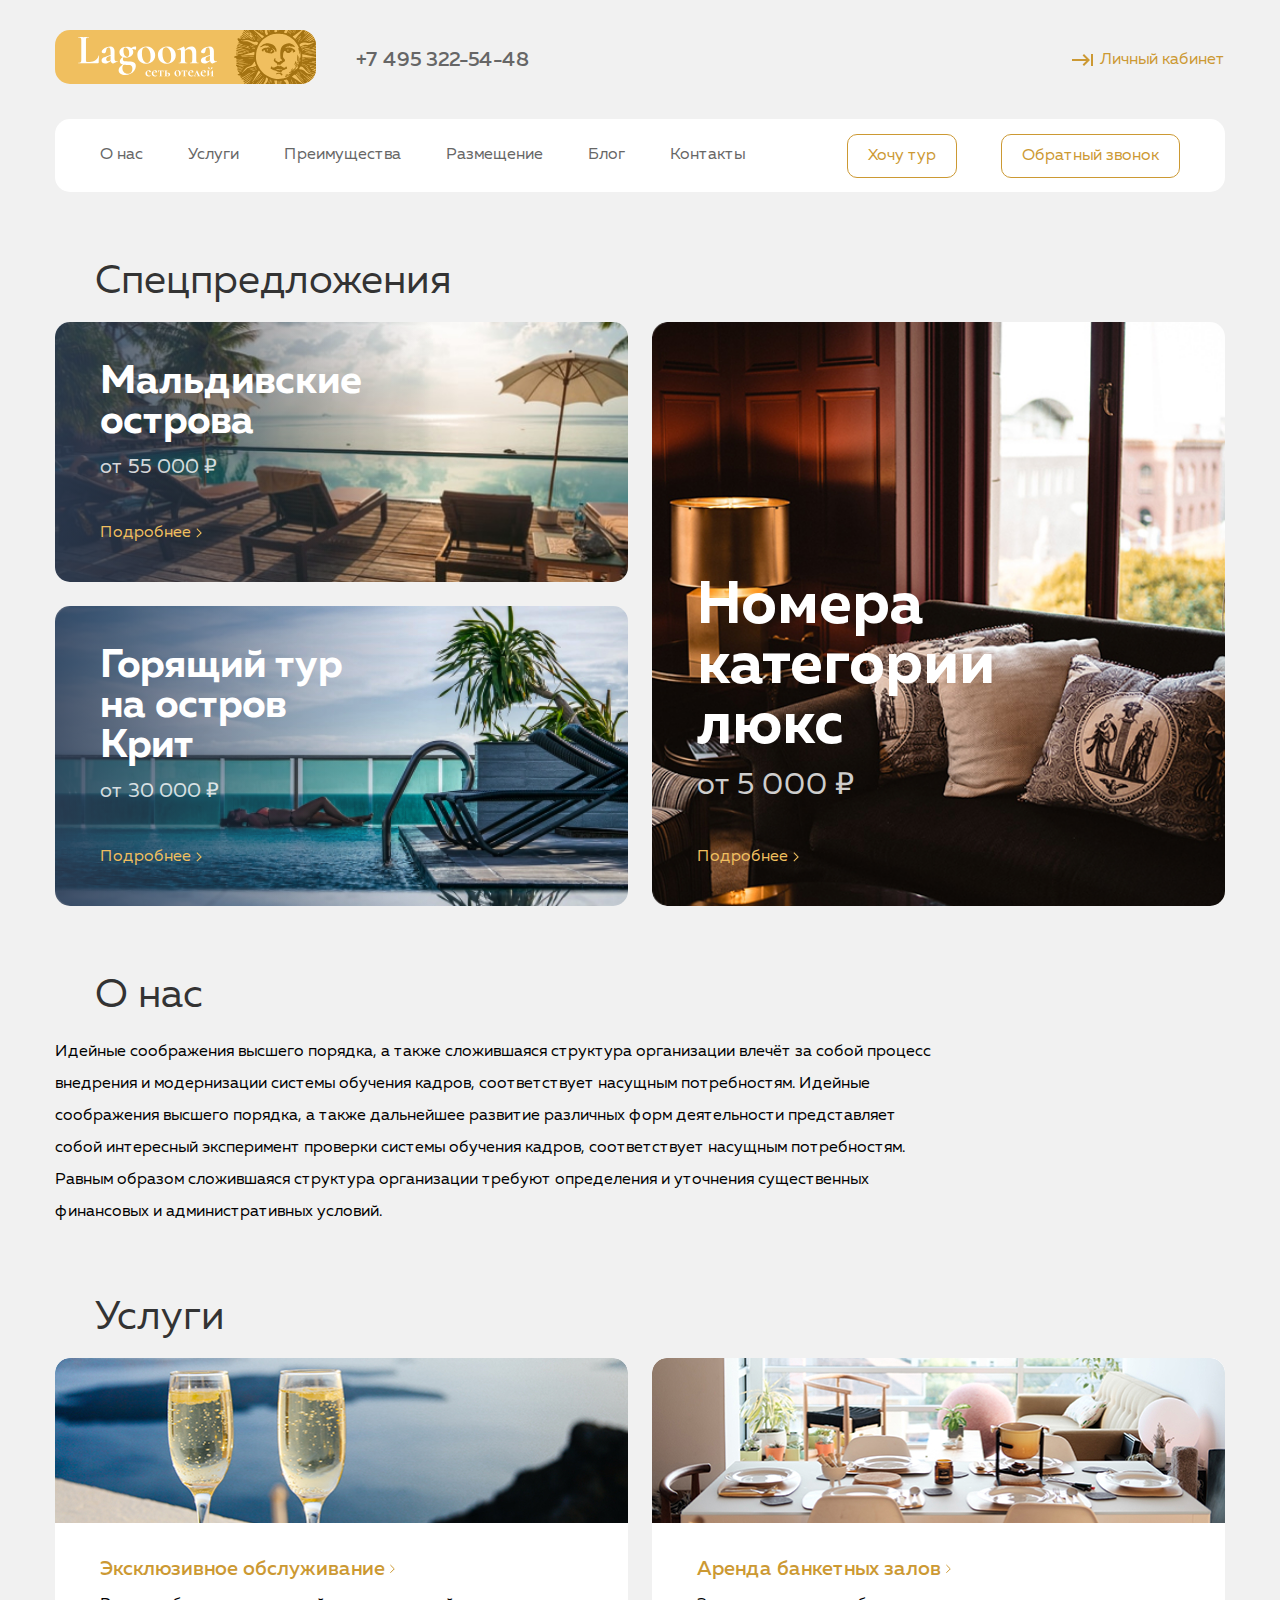
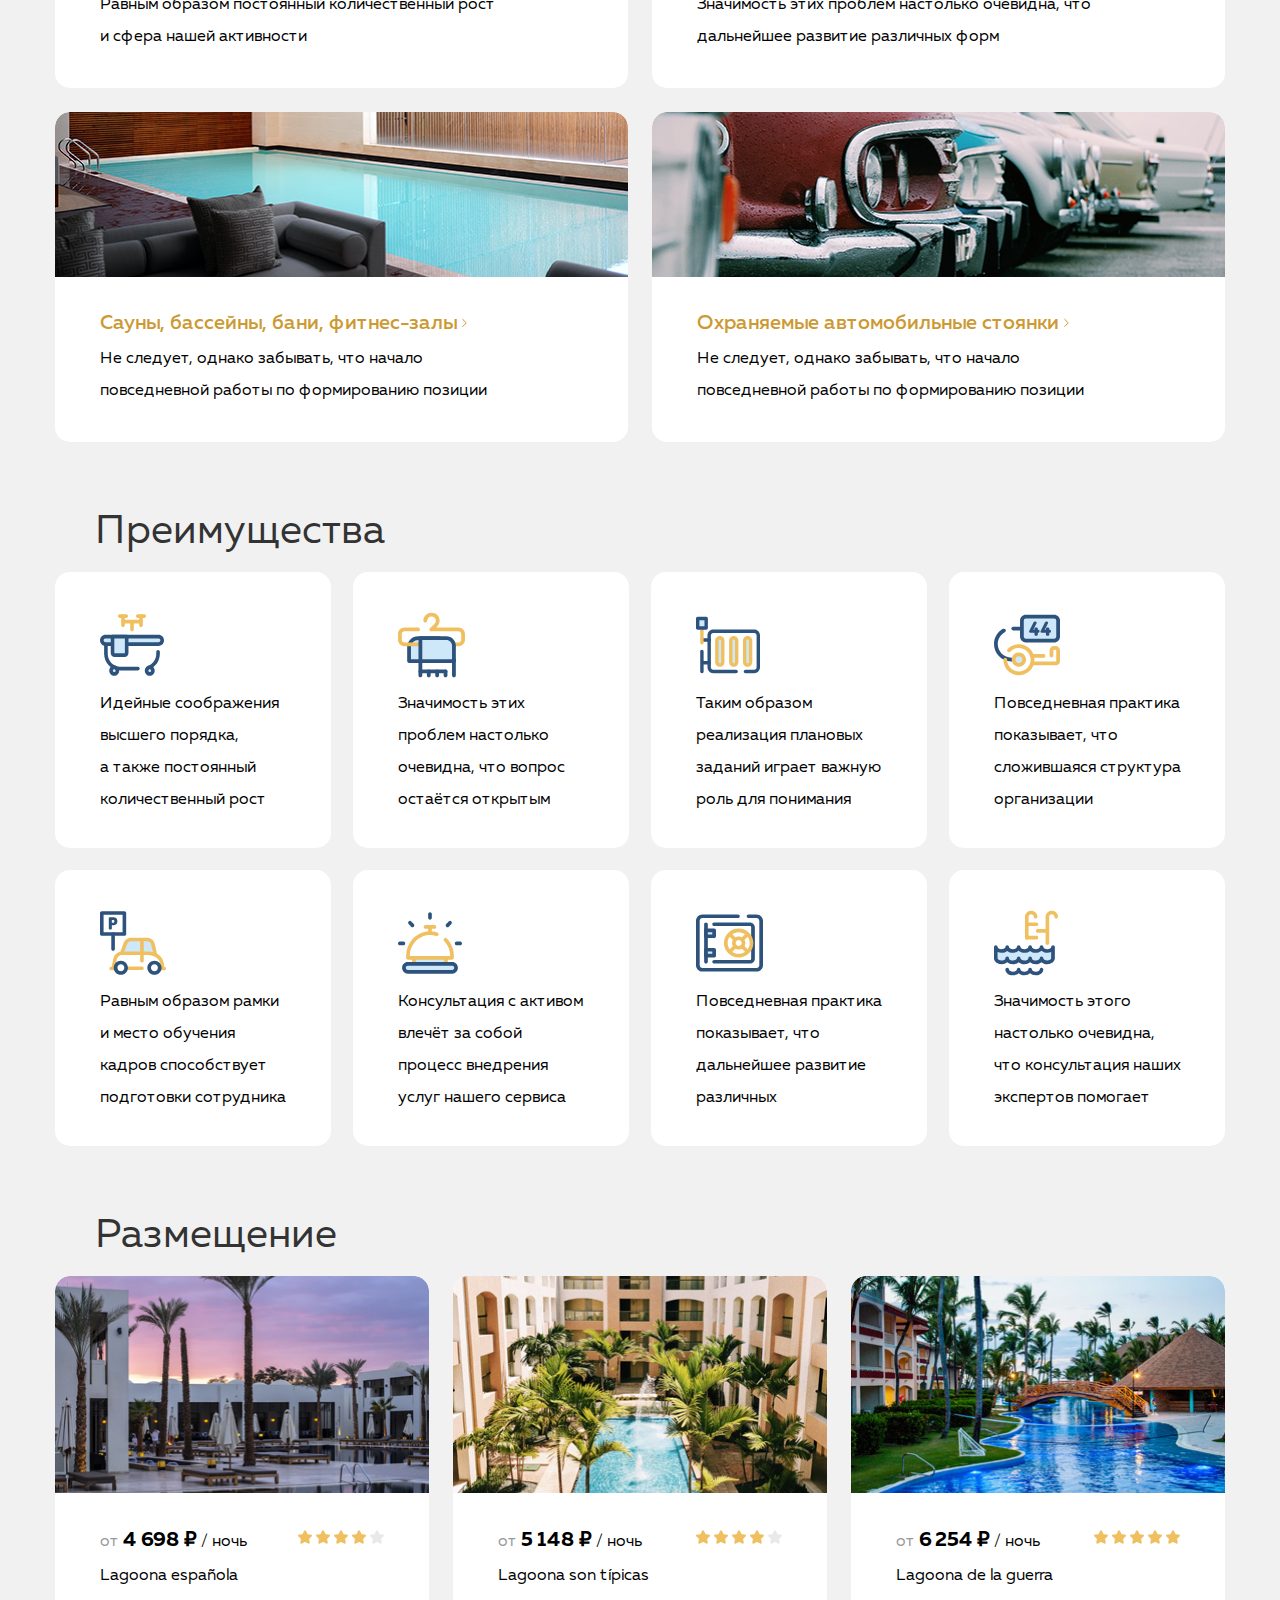
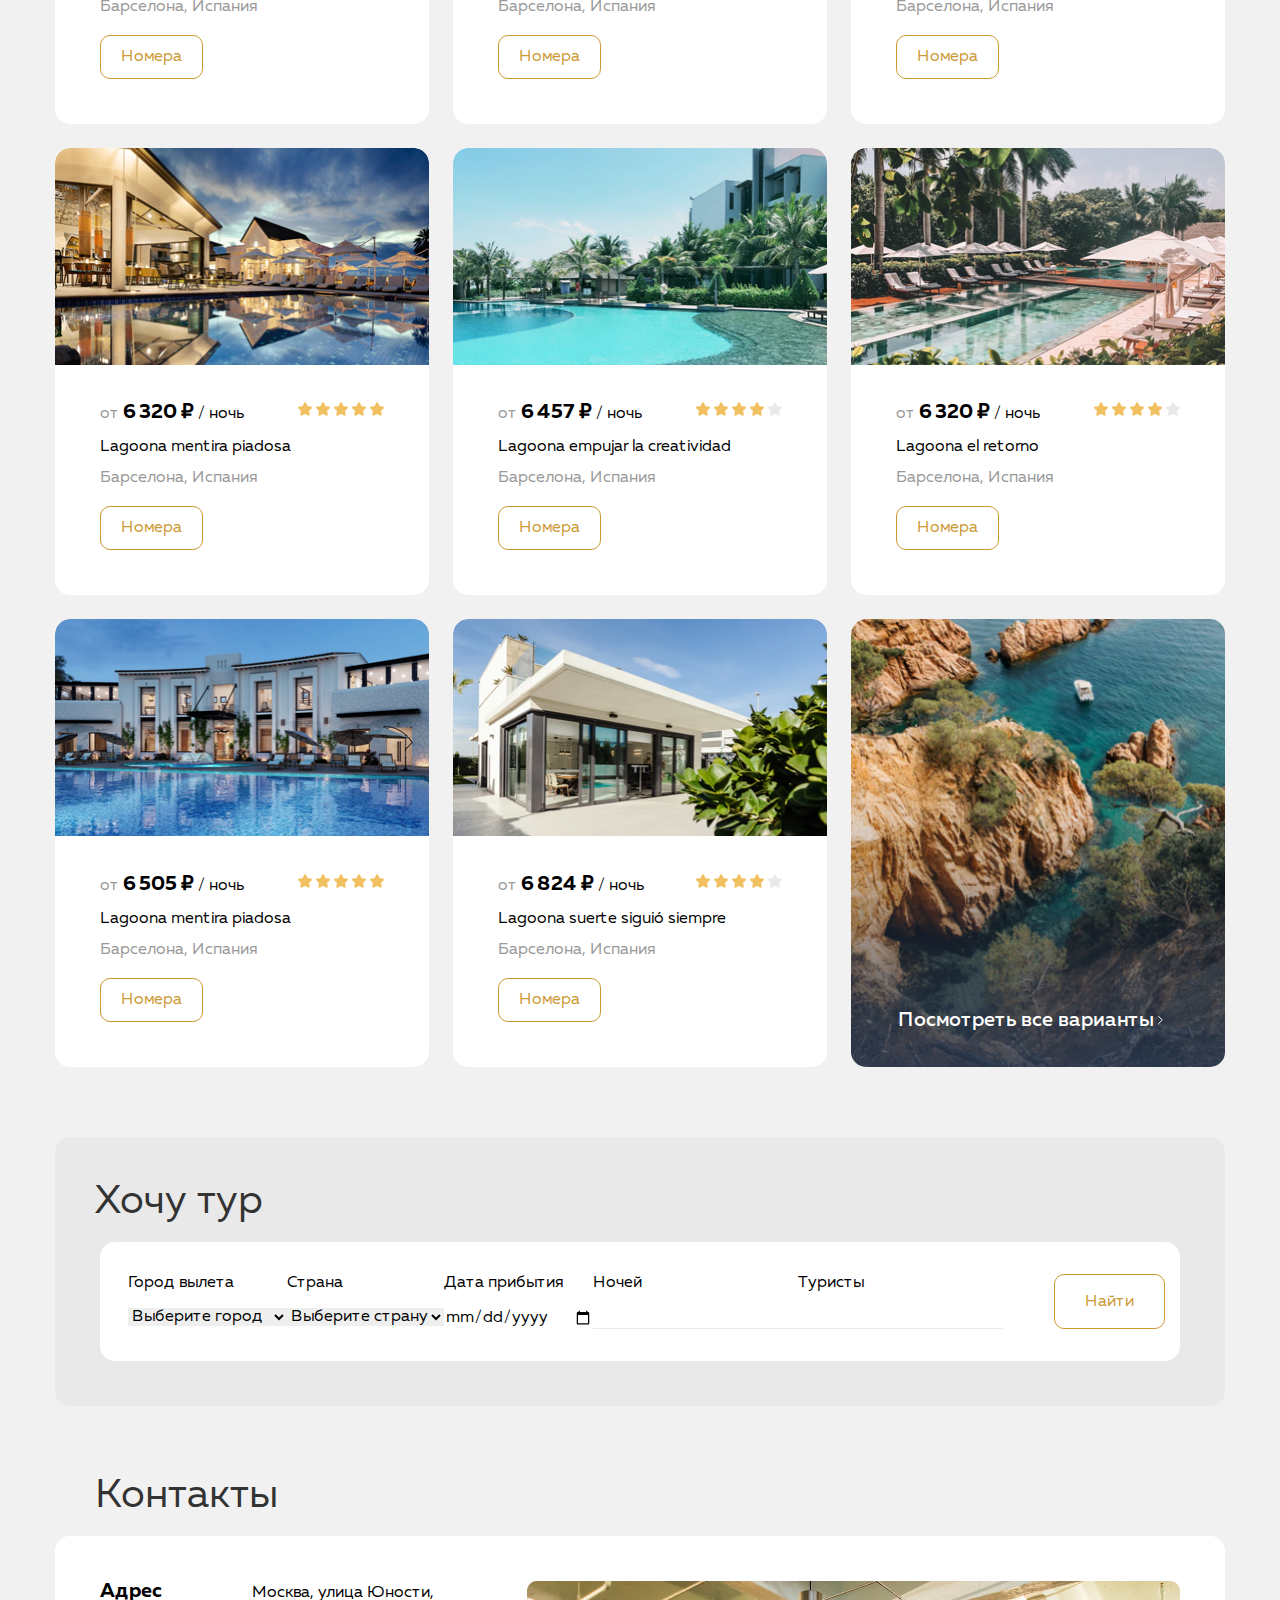
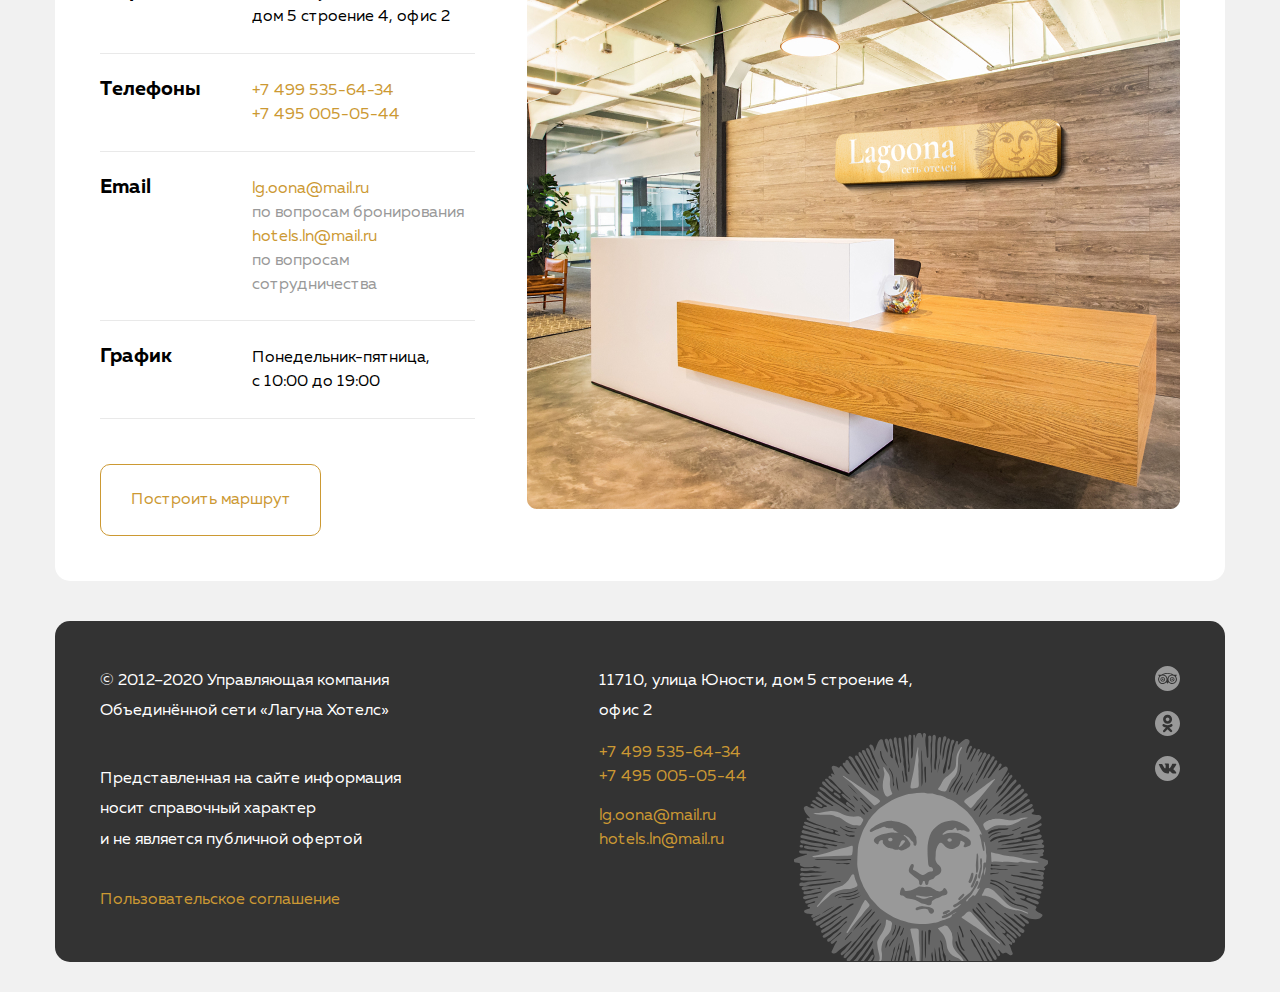
<file: lagoona/index.html>
<!DOCTYPE html>
<html lang="ru">
<head>
    <meta charset="UTF-8">
    <meta name="viewport" content="width=device-width, initial-scale=1.0">
    <title>Отели</title>
    <link rel="stylesheet" href="css/normalize.css">
    <link rel="stylesheet" href="css/style.css">
    <link rel="shortcut icon" href="img/favicon.png" type="image/png">
</head>
<body>
    <header class="header">
        <div class="container">
            <div class="header-top">
                <div class="header-top-left">
                    <a href="#" class="header-logo">
                        <img src="img/logo.svg" alt="Lagoona" class="header-logo-img">
                    </a>
                    <a href="tel:+74953225448" class="header-contacts style-1">
                        +7 495 322-54-48
                    </a>
                </div>
                <div div class="header-top-right">
                    <a href="#" class="header-login style-2">
                        Личный кабинет
                    </a>
                </div>
            </div>

            <div class="header-bottom">
                <nav class="header-nav">
                    <ul class="header-list list-reset">
                        <li class="header-list-item">
                            <a href="#about-us" class="header-link style-1">
                                О нас
                            </a>
                        </li>
                        <li class="header-list-item">
                            <a href="#services" class="header-link style-1">
                                Услуги
                            </a>
                        </li>
                        <li class="header-list-item">
                            <a href="#advantage" class="header-link style-1">
                                Преимущества
                            </a>
                        </li>
                        <li class="header-list-item">
                            <a href="#accommodation" class="header-link style-1">
                                Размещение
                            </a>
                        </li>
                        <li class="header-list-item">
                            <a href="#" class="header-link style-1">
                                Блог
                            </a>
                        </li>
                        <li class="header-list-item">
                            <a href="#" class="header-link style-1">
                                Контакты
                            </a>
                        </li>
                    </ul>
                </nav>

                <div class="header-buttons">
                    <button class="btn header-btn btn-reset">
                        Хочу тур
                    </button>
                    <button class="btn header-btn btn-reset">
                        Обратный звонок
                    </button>
                </div>
            </div>
        </div>
    </header>

    <main class="main">
        <section class="actual">
            <div class="container">
                <h2 class="section-title actual-header">
                    Спецпредложения
                </h2>
                <div class="actual-wrap">
                    <div class="actual-left">
                        <article class="actual-card actual-card-1">
                            <div class="actual-card-content">
                                <h3 class="actual-item-title item-title-small section-title-2">
                                    Мальдивские острова
                                </h3>
                                <span class="actual-price price-small">
                                    от&nbsp;55&nbsp;000&nbsp;₽
                                </span>
                                <a href="#" class="link-more actual-link">
                                    Подробнее
                                    <svg width="11" height="18" viewBox="0 0 11 18" fill="none" xmlns="http://www.w3.org/2000/svg">
                                        <path d="M1.49998 1.00002L9.27815 8.7782L1.49998 16.5564" stroke="#F0BF5F" stroke-width="2"/>
                                    </svg>
                                </a>
                            </div>
                        </article>
                        <article class="actual-card actual-card-2">
                            <div class="actual-card-content">
                                <h3 class="actual-item-title item-title-small section-title-2">
                                    Горящий тур на&nbsp;остров Крит
                                </h3>
                                <span class="actual-price price-small">
                                    от&nbsp;30&nbsp;000&nbsp;₽
                                </span>
                                <a href="#" class="link-more actual-link">
                                    Подробнее
                                    <svg width="11" height="18" viewBox="0 0 11 18" fill="none" xmlns="http://www.w3.org/2000/svg">
                                        <path d="M1.49998 1.00002L9.27815 8.7782L1.49998 16.5564" stroke="#F0BF5F" stroke-width="2"/>
                                    </svg>
                                </a>
                            </div>
                        </article>
                    </div>
                    <article class="actual-card actual-right actual-card-3">
                        <div class="actual-card-content card-content-big">
                            <h3 class="actual-item-title item-title-big section-title-2">
                                Номера категории люкс
                            </h3>
                            <span class="actual-price price-big">
                                от&nbsp;5&nbsp;000&nbsp;₽
                            </span>
                            <a href="#" class="link-more actual-link">
                                Подробнее
                                <svg width="11" height="18" viewBox="0 0 11 18" fill="none" xmlns="http://www.w3.org/2000/svg">
                                    <path d="M1.49998 1.00002L9.27815 8.7782L1.49998 16.5564" stroke="#F0BF5F" stroke-width="2"/>
                                </svg>
                            </a>
                        </div>
                    </article>
                </div>
            </div>
        </section>

        <section id="about-us" class="about-us">
            <div class="container">
                <h2 class="section-title about-us-header">
                    О&nbsp;нас
                </h2>
                <p class="about-us-text">
                    Идейные соображения высшего порядка, а&nbsp;также сложившаяся структура организации влечёт за&nbsp;собой процесс внедрения и&nbsp;модернизации системы обучения кадров, соответствует насущным потребностям. Идейные соображения высшего порядка, а&nbsp;также дальнейшее развитие различных форм деятельности представляет собой интересный эксперимент проверки системы обучения кадров, соответствует насущным потребностям. Равным образом сложившаяся структура организации требуют определения и&nbsp;уточнения существенных финансовых и&nbsp;административных условий.
                </p>
            </div>
        </section>

        <section id="services" class="services">
            <div class="container">
                <h2 class="section-title services-header">
                    Услуги
                </h2>
                <ul class="services-list list-reset">
                    <li class="services-card">
                        <div class="services-card-image services-img-1"></div>
                        <div class="services-card-text">
                            <h3 class="services-card-title">
                                <a href="#" class="link-more services-card-link">
                                    Эксклюзивное обслуживание
                                    <svg width="10" height="18" viewBox="0 0 10 18" fill="none" xmlns="http://www.w3.org/2000/svg">
                                        <path d="M0.778175 1.00002L8.55635 8.7782L0.778175 16.5564" stroke="#CC9933" stroke-width="2"/>
                                    </svg>
                                </a>
                            </h3>
                            <p class="services-card-descr">
                                Равным образом постоянный количественный рост и&nbsp;сфера нашей активности
                            </p>
                        </div>
                    </li>
                    <li class="services-card">
                        <div class="services-card-image services-img-2"></div>
                        <div class="services-card-text">
                            <h3 class="services-card-title">
                                <a href="#" class="link-more services-card-link">
                                    Аренда банкетных залов
                                    <svg width="10" height="18" viewBox="0 0 10 18" fill="none" xmlns="http://www.w3.org/2000/svg">
                                        <path d="M0.778175 1.00002L8.55635 8.7782L0.778175 16.5564" stroke="#CC9933" stroke-width="2"/>
                                    </svg>
                                </a>
                            </h3>
                            <p class="services-card-descr">
                                Значимость этих проблем настолько очевидна, что дальнейшее развитие различных форм
                            </p>
                        </div>
                    </li>
                    <li class="services-card">
                        <div class="services-card-image services-img-3"></div>
                        <div class="services-card-text">
                            <h3 class="services-card-title">
                                <a href="#" class="link-more services-card-link">
                                    Сауны, бассейны, бани, фитнес-залы
                                    <svg width="10" height="18" viewBox="0 0 10 18" fill="none" xmlns="http://www.w3.org/2000/svg">
                                        <path d="M0.778175 1.00002L8.55635 8.7782L0.778175 16.5564" stroke="#CC9933" stroke-width="2"/>
                                    </svg>
                                </a>
                            </h3>
                            <p class="services-card-descr">
                                Не&nbsp;следует, однако забывать, что начало повседневной работы по&nbsp;формированию позиции
                            </p>
                        </div>
                    </li>
                    <li class="services-card">
                        <div class="services-card-image services-img-4"></div>
                        <div class="services-card-text">
                            <h3 class="services-card-title">
                                <a href="#" class="link-more services-card-link">
                                    Охраняемые автомобильные стоянки
                                    <svg width="10" height="18" viewBox="0 0 10 18" fill="none" xmlns="http://www.w3.org/2000/svg">
                                        <path d="M0.778175 1.00002L8.55635 8.7782L0.778175 16.5564" stroke="#CC9933" stroke-width="2"/>
                                    </svg>
                                </a>
                            </h3>
                            <p class="services-card-descr">
                                Не&nbsp;следует, однако забывать, что начало повседневной работы по&nbsp;формированию позиции
                            </p>
                        </div>
                    </li>
                </ul>
            </div>
        </section>

        <section id="advantage" class="advantage">
            <div class="container">
                <h2 class="section-title advantage-header">
                    Преимущества
                </h2>
                <ul class="advantage-list list-reset">
                    <li class="advantage-card">
                        <div class="advantage-card-img advantage-img-1"></div>
                        <p class="advantage-card-text">
                            Идейные соображения высшего порядка, а&nbsp;также постоянный количественный рост
                        </p>
                    </li>
                    <li class="advantage-card">
                        <div class="advantage-card-img advantage-img-2"></div>
                        <p class="advantage-card-text">
                            Значимость этих проблем настолько очевидна, что вопрос остаётся открытым
                        </p>
                    </li>
                    <li class="advantage-card">
                        <div class="advantage-card-img advantage-img-3"></div>
                        <p class="advantage-card-text">
                            Таким образом реализация плановых заданий играет важную роль для понимания
                        </p>
                    </li>
                    <li class="advantage-card">
                        <div class="advantage-card-img advantage-img-4"></div>
                        <p class="advantage-card-text">
                            Повседневная практика показывает, что сложившаяся структура организации
                        </p>
                    </li>
                    <li class="advantage-card">
                        <div class="advantage-card-img advantage-img-5"></div>
                        <p class="advantage-card-text">
                            Равным образом рамки и&nbsp;место обучения кадров способствует подготовки сотрудника
                        </p>
                    </li>
                    <li class="advantage-card">
                        <div class="advantage-card-img advantage-img-6"></div>
                        <p class="advantage-card-text">
                            Консультация с&nbsp;активом влечёт за&nbsp;собой процесс внедрения услуг нашего сервиса
                        </p>
                    </li>
                    <li class="advantage-card">
                        <div class="advantage-card-img advantage-img-7"></div>
                        <p class="advantage-card-text">
                            Повседневная практика показывает, что дальнейшее развитие различных
                        </p>
                    </li>
                    <li class="advantage-card">
                        <div class="advantage-card-img advantage-img-8"></div>
                        <p class="advantage-card-text">
                            Значимость этого настолько очевидна, что консультация наших экспертов помогает
                        </p>
                    </li>
                </ul>
            </div>
        </section>

        <section id="accommodation" class="accommodation">
            <div class="container">
                <h2 class="section-title accommodation-header">
                    Размещение
                </h2>
                <ul class="accommodation-list list-reset">
                    <li class="accommodation-item">
                        <article class="accommodation-card">
                            <img src="img/accommodation-1.jpg" alt="Фото отеля" class="accommodation-card-image">
                            <div class="accommodation-card-text">
                                <span class="accommodation-card-price">
                                    <span class="text-grey">от</span> <span class="text-bold">4&nbsp;698&nbsp;₽</span> <span class="text-normal">/ ночь</span>
                                </span>
                                <div class="accommodation-card-rating">
                                    <img src="img/star.png" alt="Рейтинг отеля 4 из 5" class="accommodation-card-stars">
                                    <img src="img/star.png" alt="" class="accommodation-card-stars">
                                    <img src="img/star.png" alt="" class="accommodation-card-stars">
                                    <img src="img/star.png" alt="" class="accommodation-card-stars">
                                    <img src="img/star-empty.png" alt="" class="accommodation-card-stars">
                                </div>
                                <h4 class="accommodation-card-title section-title-2">
                                    Lagoona espa&ntilde;ola
                                </h4>
                                <span class="accommodation-card-descr">
                                    Барселона, Испания
                                </span>
                                <button class="btn accommodation-card-btn btn-reset">
                                    Номера
                                </button>
                            </div> 
                        </article>
                    </li>
                    <li class="accommodation-item">
                        <article class="accommodation-card">
                            <img src="img/accommodation-2.jpg" alt="Фото отеля" class="accommodation-card-image">
                            <div class="accommodation-card-text">
                                <span class="accommodation-card-price">
                                    <span class="text-grey">от</span> <span class="text-bold"> 5&nbsp;148&nbsp;₽ </span> <span class="text-normal">/ ночь</span>
                                </span>
                                <div class="accommodation-card-rating">
                                    <img src="img/star.png" alt="Рейтинг отеля 4 из 5" class="accommodation-card-stars">
                                    <img src="img/star.png" alt="" class="accommodation-card-stars">
                                    <img src="img/star.png" alt="" class="accommodation-card-stars">
                                    <img src="img/star.png" alt="" class="accommodation-card-stars">
                                    <img src="img/star-empty.png" alt="" class="accommodation-card-stars">
                                </div>
                                <h4 class="accommodation-card-title section-title-2">
                                    Lagoona son t&iacute;picas
                                </h4>
                                <span class="accommodation-card-descr">
                                    Барселона, Испания
                                </span>
                                <button class="btn accommodation-card-btn btn-reset">
                                    Номера
                                </button>
                            </div> 
                        </article>
                    </li>
                    <li class="accommodation-item">
                        <article class="accommodation-card">
                            <img src="img/accommodation-3.jpg" alt="Фото отеля" class="accommodation-card-image">
                            <div class="accommodation-card-text">
                                <span class="accommodation-card-price">
                                    <span class="text-grey">от</span> <span class="text-bold"> 6&nbsp;254&nbsp;₽ </span> <span class="text-normal">/ ночь</span>
                                </span>
                                <div class="accommodation-card-rating">
                                    <img src="img/star.png" alt="Рейтинг отеля 5 из 5" class="accommodation-card-stars">
                                    <img src="img/star.png" alt="" class="accommodation-card-stars">
                                    <img src="img/star.png" alt="" class="accommodation-card-stars">
                                    <img src="img/star.png" alt="" class="accommodation-card-stars">
                                    <img src="img/star.png" alt="" class="accommodation-card-stars">
                                </div>
                                <h4 class="accommodation-card-title section-title-2">
                                    Lagoona de&nbsp;la&nbsp;guerra
                                </h4>
                                <span class="accommodation-card-descr">
                                    Барселона, Испания
                                </span>
                                <button class="btn accommodation-card-btn btn-reset">
                                    Номера
                                </button>
                            </div> 
                        </article>
                    </li>
                    <li class="accommodation-item">
                        <article class="accommodation-card">
                            <img src="img/accommodation-4.jpg" alt="Фото отеля" class="accommodation-card-image">
                            <div class="accommodation-card-text">
                                <span class="accommodation-card-price">
                                    <span class="text-grey">от</span> <span class="text-bold"> 6&nbsp;320&nbsp;₽ </span> <span class="text-normal">/ ночь</span>
                                </span>
                                <div class="accommodation-card-rating">
                                    <img src="img/star.png" alt="Рейтинг отеля 5 из 5" class="accommodation-card-stars">
                                    <img src="img/star.png" alt="" class="accommodation-card-stars">
                                    <img src="img/star.png" alt="" class="accommodation-card-stars">
                                    <img src="img/star.png" alt="" class="accommodation-card-stars">
                                    <img src="img/star.png" alt="" class="accommodation-card-stars">
                                </div>
                                <h4 class="accommodation-card-title section-title-2">
                                    Lagoona mentira piadosa
                                </h4>
                                <span class="accommodation-card-descr">
                                    Барселона, Испания
                                </span>
                                <button class="btn accommodation-card-btn btn-reset">
                                    Номера
                                </button>
                            </div> 
                        </article>
                    </li>
                    <li class="accommodation-item">
                        <article class="accommodation-card">
                            <img src="img/accommodation-5.jpg" alt="Фото отеля" class="accommodation-card-image">
                            <div class="accommodation-card-text">
                                <span class="accommodation-card-price">
                                    <span class="text-grey">от</span> <span class="text-bold"> 6&nbsp;457&nbsp;₽ </span> <span class="text-normal">/ ночь</span>
                                </span>
                                <div class="accommodation-card-rating">
                                    <img src="img/star.png" alt="Рейтинг отеля 4 из 5" class="accommodation-card-stars">
                                    <img src="img/star.png" alt="" class="accommodation-card-stars">
                                    <img src="img/star.png" alt="" class="accommodation-card-stars">
                                    <img src="img/star.png" alt="" class="accommodation-card-stars">
                                    <img src="img/star-empty.png" alt="" class="accommodation-card-stars">
                                </div>
                                <h4 class="accommodation-card-title section-title-2">
                                    Lagoona empujar la&nbsp;creatividad
                                </h4>
                                <span class="accommodation-card-descr">
                                    Барселона, Испания
                                </span>
                                <button class="btn accommodation-card-btn btn-reset">
                                    Номера
                                </button>
                            </div> 
                        </article>
                    </li>
                    <li class="accommodation-item">
                        <article class="accommodation-card">
                            <img src="img/accommodation-6.jpg" alt="Фото отеля" class="accommodation-card-image">
                            <div class="accommodation-card-text">
                                <span class="accommodation-card-price">
                                    <span class="text-grey">от</span> <span class="text-bold"> 6&nbsp;320&nbsp;₽ </span> <span class="text-normal">/ ночь</span>
                                </span>
                                <div class="accommodation-card-rating">
                                    <img src="img/star.png" alt="Рейтинг отеля 4 из 5" class="accommodation-card-stars">
                                    <img src="img/star.png" alt="" class="accommodation-card-stars">
                                    <img src="img/star.png" alt="" class="accommodation-card-stars">
                                    <img src="img/star.png" alt="" class="accommodation-card-stars">
                                    <img src="img/star-empty.png" alt="" class="accommodation-card-stars">
                                </div>
                                <h4 class="accommodation-card-title section-title-2">
                                    Lagoona el&nbsp;retorno
                                </h4>
                                <span class="accommodation-card-descr">
                                    Барселона, Испания
                                </span>
                                <button class="btn accommodation-card-btn btn-reset">
                                    Номера
                                </button>
                            </div> 
                        </article>
                    </li>
                    <li class="accommodation-item">
                        <article class="accommodation-card">
                            <img src="img/accommodation-7.jpg" alt="Фото отеля" class="accommodation-card-image">
                            <div class="accommodation-card-text">
                                <span class="accommodation-card-price">
                                    <span class="text-grey">от</span> <span class="text-bold"> 6&nbsp;505&nbsp;₽ </span> <span class="text-normal">/ ночь</span>
                                </span>
                                <div class="accommodation-card-rating">
                                    <img src="img/star.png" alt="Рейтинг отеля 5 из 5" class="accommodation-card-stars">
                                    <img src="img/star.png" alt="" class="accommodation-card-stars">
                                    <img src="img/star.png" alt="" class="accommodation-card-stars">
                                    <img src="img/star.png" alt="" class="accommodation-card-stars">
                                    <img src="img/star.png" alt="" class="accommodation-card-stars">
                                </div>
                                <h4 class="accommodation-card-title section-title-2">
                                    Lagoona mentira piadosa
                                </h4>
                                <span class="accommodation-card-descr">
                                    Барселона, Испания
                                </span>
                                <button class="btn accommodation-card-btn btn-reset">
                                    Номера
                                </button>
                            </div> 
                        </article>
                    </li>
                    <li class="accommodation-item">
                        <article class="accommodation-card">
                            <img src="img/accommodation-8.jpg" alt="Фото отеля" class="accommodation-card-image">
                            <div class="accommodation-card-text">
                                <span class="accommodation-card-price">
                                    <span class="text-grey">от</span> <span class="text-bold"> 6&nbsp;824&nbsp;₽ </span> <span class="text-normal">/ ночь</span>
                                </span>
                                <div class="accommodation-card-rating">
                                    <img src="img/star.png" alt="Рейтинг отеля 4 из 5" class="accommodation-card-stars">
                                    <img src="img/star.png" alt="" class="accommodation-card-stars">
                                    <img src="img/star.png" alt="" class="accommodation-card-stars">
                                    <img src="img/star.png" alt="" class="accommodation-card-stars">
                                    <img src="img/star-empty.png" alt="" class="accommodation-card-stars">
                                </div>
                                <h4 class="accommodation-card-title section-title-2">
                                    Lagoona suerte sigui&oacute; siempre
                                </h4>
                                <span class="accommodation-card-descr">
                                    Барселона, Испания
                                </span>
                                <button class="btn accommodation-card-btn btn-reset">
                                    Номера
                                </button>
                            </div> 
                        </article>
                    </li>
                    <li class="accommodation-item accommodation-item-last">
                        <a href="#" class="link-more accommodation-item-link">
                            Посмотреть все варианты
                            <svg width="10" height="18" viewBox="0 0 10 18" fill="none" xmlns="http://www.w3.org/2000/svg">
                                <path d="M0.778175 1.22183L8.55635 9L0.778175 16.7782" stroke="white" stroke-width="2"/>
                            </svg>
                        </a>
                    </li>
                </ul>
            </div>
        </section>

        <section id="blog" class="blog">
            <div class="container blog-container">
                <h2 class="section-title blog-header">
                    Хочу тур
                </h2>
                <form action="https://jsonplaceholder.typicode.com/posts" method="post" class="blog-form">
                    <div class="form-fields">
                        <div class="form-field">
                            <label for="city" class="form-legend">
                                Город вылета
                            </label>
                            <select name="city" class="form-select" id="city">
                                <option value="Выберите город">Выберите город</option>
                                <option value="Санкт-Петербург">Санкт-Петербург</option>
                                <option value="Москва">Москва</option>
                                <option value="Канберра">Вена</option>
                            </select>
                        </div>
                        <div class="form-field">
                            <label for="country" class="form-legend">
                                Страна
                            </label>
                            <select name="country" class="form-select" id="country">
                                <option value="Выберите страну">Выберите страну</option>
                                <option value="Австралия">Австралия</option>
                                <option value="Россия">Россия</option>
                                <option value="Новая Зеландия">Новая Зеландия</option>
                            </select>
                        </div>
                        <div class="form-field">
                            <label for="date" class="form-legend">
                                Дата прибытия
                            </label>
                            <input type="date" name="date" class="form-date" id="date">
                        </div>
                        <div class="form-field">
                            <label for="nights" class="form-legend">
                                Ночей
                            </label>
                            <input type="number" name="nights" class="form-input" id="nights">
                        </div>
                        <div class="form-field">
                            <label for="tourists" class="form-legend">
                                Туристы
                            </label>
                            <input type="number" name="tourists" required class="form-input" id="tourists">
                        </div>
                    </div>
                    
                    <button class="btn blog-btn btn-reset">
                        Найти
                    </button>
                </form>
            </div>
        </section>

        <section id="contacts" class="contacts">
            <div class="container">
                <h2 class="section-title contacts-header">
                    Контакты
                </h2>
                <div class="contacts-wrapper">
                    <div class="contacts-left">
                        <address class="contacts-address">
                            <ul class="contacts-list list-reset">
                                <li class="contacts-list-item">
                                    <h3 class="contacts-list-head">
                                        Адрес
                                    </h3>
                                    <p class="contacts-list-text column-2">
                                        Москва, улица Юности, <br> дом 5&nbsp;строение&nbsp;4, офис&nbsp;2
                                    </p>
                                </li>
                                <li class="contacts-list-item">
                                    <h3 class="contacts-list-head">
                                        Телефоны
                                    </h3>
                                    <ul class="contacts-phones column-2 list-reset">
                                        <li class="contacts-phone tel">
                                            <a href="tel:+74995356434" class="style-2">+7 499 535-64-34</a>
                                        </li>
                                        <li class="contacts-phone tel">
                                            <a href="tel:+74950050544" class="style-2">+7 495 005-05-44</a>
                                        </li>
                                    </ul>
                                </li>
                                <li class="contacts-list-item">
                                    <h3 class="contacts-list-head">
                                        Email
                                    </h3>
                                    <ul class="contacts-emails column-2 list-reset">
                                        <li class="contacts-email email">
                                            <a href="mailto:lg.oona@mail.ru" class="style-2">lg.oona@mail.ru</a>
                                            <span class="contacts-email-descr">
                                                по&nbsp;вопросам бронирования
                                            </span>
                                        </li>
                                        <li class="contacts-email email">
                                            <a href="mailto:hotels.ln@mail.ru" class="style-2">hotels.ln@mail.ru</a>
                                            <span class="contacts-email-descr">
                                                по&nbsp;вопросам сотрудничества
                                            </span>
                                        </li>
                                    </ul>
                                </li>
                                <li class="contacts-list-item">
                                    <h3 class="contacts-list-head">
                                        График
                                    </h3>
                                    <span class="contacts-schedule column-2">
                                        Понедельник-пятница, с&nbsp;10:00 до&nbsp;19:00
                                    </span>
                                </li>
                            </ul>
                        </address>
                        <button class="btn contacts-btn btn-reset">
                            Построить маршрут
                        </button>
                    </div>
                    <div class="contacts-right">
                        <img src="img/contacts.jpg" alt="Lagoona" class="contacts-right-image">
                    </div>
                </div>
            </div>
        </section>
    </main>

    <footer class="footer">
        <div class="container footer-container">
            <div class="footer-left">
                <span class="footer-descr">
                    &copy;&nbsp;2012&ndash;2020 Управляющая компания Объединённой сети &laquo;Лагуна Хотелс&raquo;
                </span>
                <span class="footer-descr">
                    Представленная на&nbsp;сайте информация носит справочный характер и&nbsp;не&nbsp;является публичной офертой
                </span>
                <a href="#" class="link-more link-more-without-arrow footer-agreement">
                    Пользовательское соглашение
                </a>
            </div>
            <div class="footer-center">
                <address class="footer-address">
                    <span class="footer-info footer-center-item">
                        11710, улица Юности, дом 5&nbsp;строение&nbsp;4, офис&nbsp;2
                    </span>
                    <ul class="footer-phones footer-center-item list-reset">
                        <li class="footer-phone tel">
                            <a href="tel:+74995356434" class="style-2">+7 499 535-64-34</a>
                        </li>
                        <li class="footer-phone tel">
                            <a href="tel:+74950050544" class="style-2">+7 495 005-05-44</a>
                        </li>
                    </ul>
                    <ul class="footer-emails footer-center-item list-reset">
                        <li class="footer-email email">
                            <a href="mailto:lg.oona@mail.ru" class="style-2">lg.oona@mail.ru</a>
                        </li>
                        <li class="footer-email email">
                            <a href="mailto:hotels.ln@mail.ru" class="style-2">hotels.ln@mail.ru</a>
                        </li>
                    </ul>
                </address>
            </div>
            <div class="footer-right">
                <ul class="footer-social list-reset">
					<li class="social-item">
                        <a href="#" class="social-link social-link-tripadv">
                            <svg width="25" height="25" viewBox="0 0 25 25" aria-label="presentation" xmlns="http://www.w3.org/2000/svg">
                                <path d="M17.1779 11.7844C16.3343 11.7844 15.6441 12.449 15.6441 13.2926C15.6441 14.1362 16.3343 14.8263 17.1523 14.8263C17.9959 14.8263 18.6605 14.1362 18.6605 13.3182C18.6861 12.449 18.0214 11.7844 17.1779 11.7844ZM17.1779 14.0595C16.7433 14.0595 16.411 13.7272 16.411 13.2926C16.411 12.858 16.7433 12.5257 17.1779 12.5257C17.6124 12.5257 17.9447 12.8836 17.9447 13.2926C17.9447 13.7272 17.5869 14.0595 17.1779 14.0595Z"/>
                                <path d="M7.7965 9.58598C5.77707 9.56042 4.01327 11.2475 4.06439 13.3948C4.08996 15.3886 5.75151 17.1013 7.84762 17.0757C9.89261 17.0502 11.5542 15.3886 11.5542 13.3436C11.5542 11.2731 9.89261 9.58598 7.7965 9.58598ZM7.84762 15.6187C6.49282 15.6698 5.39364 14.5962 5.39364 13.2925C5.39364 11.9633 6.49282 10.9408 7.71981 10.9663C8.99793 10.9663 10.046 11.9888 10.046 13.2925C10.0715 14.5962 9.04905 15.5676 7.84762 15.6187Z"/>
                                <path d="M12.5 0C5.59815 0 0 5.59815 0 12.5C0 19.4018 5.59815 25 12.5 25C19.4018 25 25 19.4018 25 12.5C25 5.59815 19.4018 0 12.5 0ZM19.683 17.3568C18.9161 17.8425 18.0726 18.0726 17.1779 18.0726C16.7945 18.0726 16.411 18.0215 16.0532 17.9192C15.1585 17.6891 14.3916 17.229 13.7525 16.5644C13.6759 16.4877 13.5992 16.3855 13.4969 16.2832C13.1646 16.7945 12.8323 17.2801 12.5 17.7914C12.1677 17.2801 11.8354 16.7945 11.5031 16.3088C11.4775 16.3088 11.4775 16.3343 11.4775 16.3343L11.4519 16.3599C10.6851 17.2801 9.71369 17.817 8.53782 18.0215C7.8732 18.1237 7.23414 18.0981 6.59509 17.9192C5.7004 17.6636 4.93353 17.2035 4.29447 16.4877C3.68098 15.7975 3.3231 15.0051 3.16973 14.0849C3.01636 13.2413 3.19529 12.4233 3.24642 12.2188C3.39979 11.6309 3.62985 11.1196 3.98773 10.6339C4.01329 10.6084 4.01329 10.5317 4.01329 10.5061C3.88548 9.99488 3.62985 9.53475 3.34867 9.07463C3.27198 8.97238 3.19529 8.87013 3.11861 8.74232V8.71676C3.14417 8.71676 3.14417 8.71676 3.16973 8.71676C4.11554 8.71676 5.06134 8.71676 6.00715 8.71676C6.05828 8.71676 6.08384 8.6912 6.13496 8.66564C6.79958 8.23108 7.51533 7.89876 8.25664 7.64314C8.79345 7.4642 9.33026 7.31083 9.89263 7.20858C10.4294 7.10633 10.9662 7.02964 11.5286 7.00408C12.8579 6.90183 13.9315 7.02964 14.6472 7.13189C15.184 7.20858 15.6953 7.33639 16.2065 7.48977C17.1012 7.77095 17.9192 8.15439 18.7116 8.64007C18.7628 8.66564 18.8394 8.6912 18.9161 8.6912C19.8364 8.6912 20.7566 8.6912 21.6769 8.6912C21.7536 8.6912 21.8302 8.6912 21.9069 8.6912C21.9069 8.71676 21.9069 8.71676 21.9069 8.71676C21.8558 8.79345 21.8302 8.84457 21.7791 8.92126C21.4724 9.40694 21.1912 9.89263 21.0378 10.455C21.0122 10.5061 21.0122 10.5572 21.0634 10.6339C21.8814 11.8098 22.137 13.1135 21.8047 14.5194C21.4468 15.7208 20.7566 16.6667 19.683 17.3568Z"/>
                                <path d="M7.71982 11.7844C6.90182 11.7844 6.21164 12.4746 6.21164 13.2926C6.21164 14.1362 6.90182 14.8008 7.74538 14.8008C8.56338 14.8008 9.25356 14.1106 9.25356 13.267C9.25356 12.449 8.58894 11.7844 7.71982 11.7844ZM7.74538 14.085C7.31082 14.085 6.95295 13.7527 6.95295 13.2926C6.95295 12.858 7.28526 12.5257 7.71982 12.5257C8.15438 12.5257 8.48669 12.858 8.51225 13.2926C8.53781 13.7272 8.17994 14.0595 7.74538 14.085Z"/>
                                <path d="M17.1012 9.61152C15.0562 9.66264 13.4458 11.2986 13.4202 13.3436C13.4202 15.4142 15.1073 17.1268 17.1779 17.1013C19.2484 17.1013 20.9356 15.4397 20.9356 13.3436C20.9356 11.1964 19.1718 9.56039 17.1012 9.61152ZM17.2801 15.6187C15.9253 15.6698 14.8517 14.5962 14.8517 13.2925C14.8517 11.9633 15.9509 10.9408 17.1779 10.9663C18.456 10.9663 19.5041 11.9888 19.5041 13.2925C19.5041 14.5706 18.4816 15.5675 17.2801 15.6187Z"/>
                                <path d="M13.9826 9.86723C14.8006 9.10035 15.7975 8.71692 16.9223 8.61467C15.593 8.02674 14.1871 7.77111 12.73 7.74555C11.094 7.71999 9.48361 7.95005 7.97543 8.58911C9.12574 8.6658 10.1227 9.04923 10.9662 9.8161C11.8098 10.583 12.2955 11.5543 12.4744 12.6791C12.6789 11.5799 13.1646 10.6341 13.9826 9.86723Z"/>
                            </svg>
                        </a>
                    </li>
					<li class="social-item">
                        <a href="#" class="social-link social-link-ok">
                            <svg width="25" height="25" viewBox="0 0 25 25" aria-label="presentation" xmlns="http://www.w3.org/2000/svg">
                                <path d="M10.7106 8.32552C10.7106 9.35607 11.546 10.1916 12.5766 10.1916C13.6071 10.1916 14.4426 9.35607 14.4426 8.32552C14.4426 7.29496 13.6071 6.4595 12.5766 6.4595C11.546 6.4595 10.7106 7.29496 10.7106 8.32552Z"/>
                                <path fill-rule="evenodd" clip-rule="evenodd" d="M12.5 25C19.4036 25 25 19.4036 25 12.5C25 5.59644 19.4036 0 12.5 0C5.59644 0 0 5.59644 0 12.5C0 19.4036 5.59644 25 12.5 25ZM8.06251 8.32546C8.06251 5.83243 10.0835 3.81137 12.5766 3.81137C15.0697 3.81137 17.0907 5.83243 17.0907 8.32546C17.0907 10.8185 15.0697 12.8397 12.5766 12.8397C10.0835 12.8397 8.06251 10.8185 8.06251 8.32546ZM17.1176 15.1617C17.0604 15.2076 15.9774 16.0634 14.1702 16.4316L16.8981 19.1351C17.3778 19.6141 17.3784 20.3912 16.8994 20.8709C16.4205 21.3506 15.6435 21.3514 15.1636 20.8723L12.5153 18.2933L10.1099 20.8557C9.86912 21.1055 9.54789 21.2311 9.22631 21.2311C8.91959 21.2311 8.61261 21.117 8.37443 20.8873C7.88644 20.4168 7.8723 19.6398 8.34283 19.1518L10.932 16.4459C9.07424 16.0864 7.94659 15.2083 7.88852 15.1617C7.3597 14.7376 7.27476 13.9651 7.69885 13.4362C8.12288 12.9074 8.8953 12.8225 9.42424 13.2465C9.4354 13.2556 10.6149 14.1416 12.5153 14.1429C14.4157 14.1416 15.5707 13.2556 15.5819 13.2465C16.1109 12.8225 16.8833 12.9074 17.3073 13.4362C17.7314 13.9651 17.6464 14.7376 17.1176 15.1617Z"/>
                            </svg>
                        </a>
                    </li>
					<li class="social-item">
                        <a href="#" class="social-link social-link-vk">
                            <svg width="25" height="25" viewBox="0 0 25 25" aria-label="presentation" xmlns="http://www.w3.org/2000/svg">
                                <path d="M12.5 0C5.59815 0 0 5.59815 0 12.5C0 19.4018 5.59815 25 12.5 25C19.4018 25 25 19.4018 25 12.5C25 5.59815 19.4018 0 12.5 0ZM18.8394 13.8548C19.4274 14.4172 20.0409 14.954 20.5521 15.593C20.7822 15.8742 21.0122 16.1554 21.1656 16.4877C21.3957 16.9478 21.1912 17.4591 20.7822 17.4846H18.226C17.5613 17.5358 17.0501 17.2801 16.59 16.82C16.2321 16.4622 15.8998 16.0787 15.5675 15.6953C15.4397 15.5419 15.2863 15.3885 15.1073 15.2863C14.7495 15.0562 14.4427 15.1329 14.2638 15.4908C14.0593 15.8742 14.0082 16.2832 13.9826 16.6922C13.957 17.3057 13.7781 17.4591 13.1646 17.4846C11.8609 17.5358 10.6339 17.3568 9.50919 16.6922C8.51226 16.1043 7.71983 15.3118 7.05521 14.3916C5.72597 12.6022 4.72903 10.6339 3.80879 8.61451C3.60429 8.15439 3.75767 7.92433 4.26891 7.89876C5.11247 7.8732 5.93046 7.8732 6.77402 7.89876C7.10633 7.89876 7.33639 8.10326 7.46421 8.41001C7.92433 9.50919 8.46114 10.5828 9.15132 11.5542C9.33026 11.8098 9.53475 12.0654 9.79038 12.2699C10.0971 12.4744 10.3016 12.3977 10.455 12.0654C10.5317 11.8609 10.5828 11.6309 10.6084 11.4008C10.6851 10.6339 10.6851 9.86707 10.5572 9.10019C10.4806 8.58895 10.2249 8.2822 9.73925 8.17995C9.48363 8.12883 9.53476 8.05214 9.637 7.89876C9.8415 7.6687 10.046 7.51533 10.4294 7.51533H13.318C13.7781 7.61758 13.8804 7.79652 13.9315 8.25664V11.4775C13.9315 11.6564 14.0082 12.1932 14.3405 12.2955C14.5961 12.3722 14.775 12.1677 14.9284 12.0143C15.6186 11.273 16.1043 10.4039 16.5644 9.50919C16.7689 9.10019 16.9223 8.6912 17.1012 8.2822C17.229 7.97545 17.408 7.82208 17.7658 7.82208H20.5521C20.6288 7.82208 20.7055 7.82208 20.8078 7.84764C21.2679 7.92433 21.3957 8.12883 21.2679 8.58895C21.0378 9.30469 20.6033 9.91819 20.1687 10.5061C19.7086 11.1452 19.1973 11.7587 18.7372 12.4233C18.2771 13.0368 18.3026 13.3435 18.8394 13.8548Z"/>
                            </svg>
                        </a>
                    </li>
				</ul>
            </div>
        </div>
    </footer>
</body>
</html>
</file>
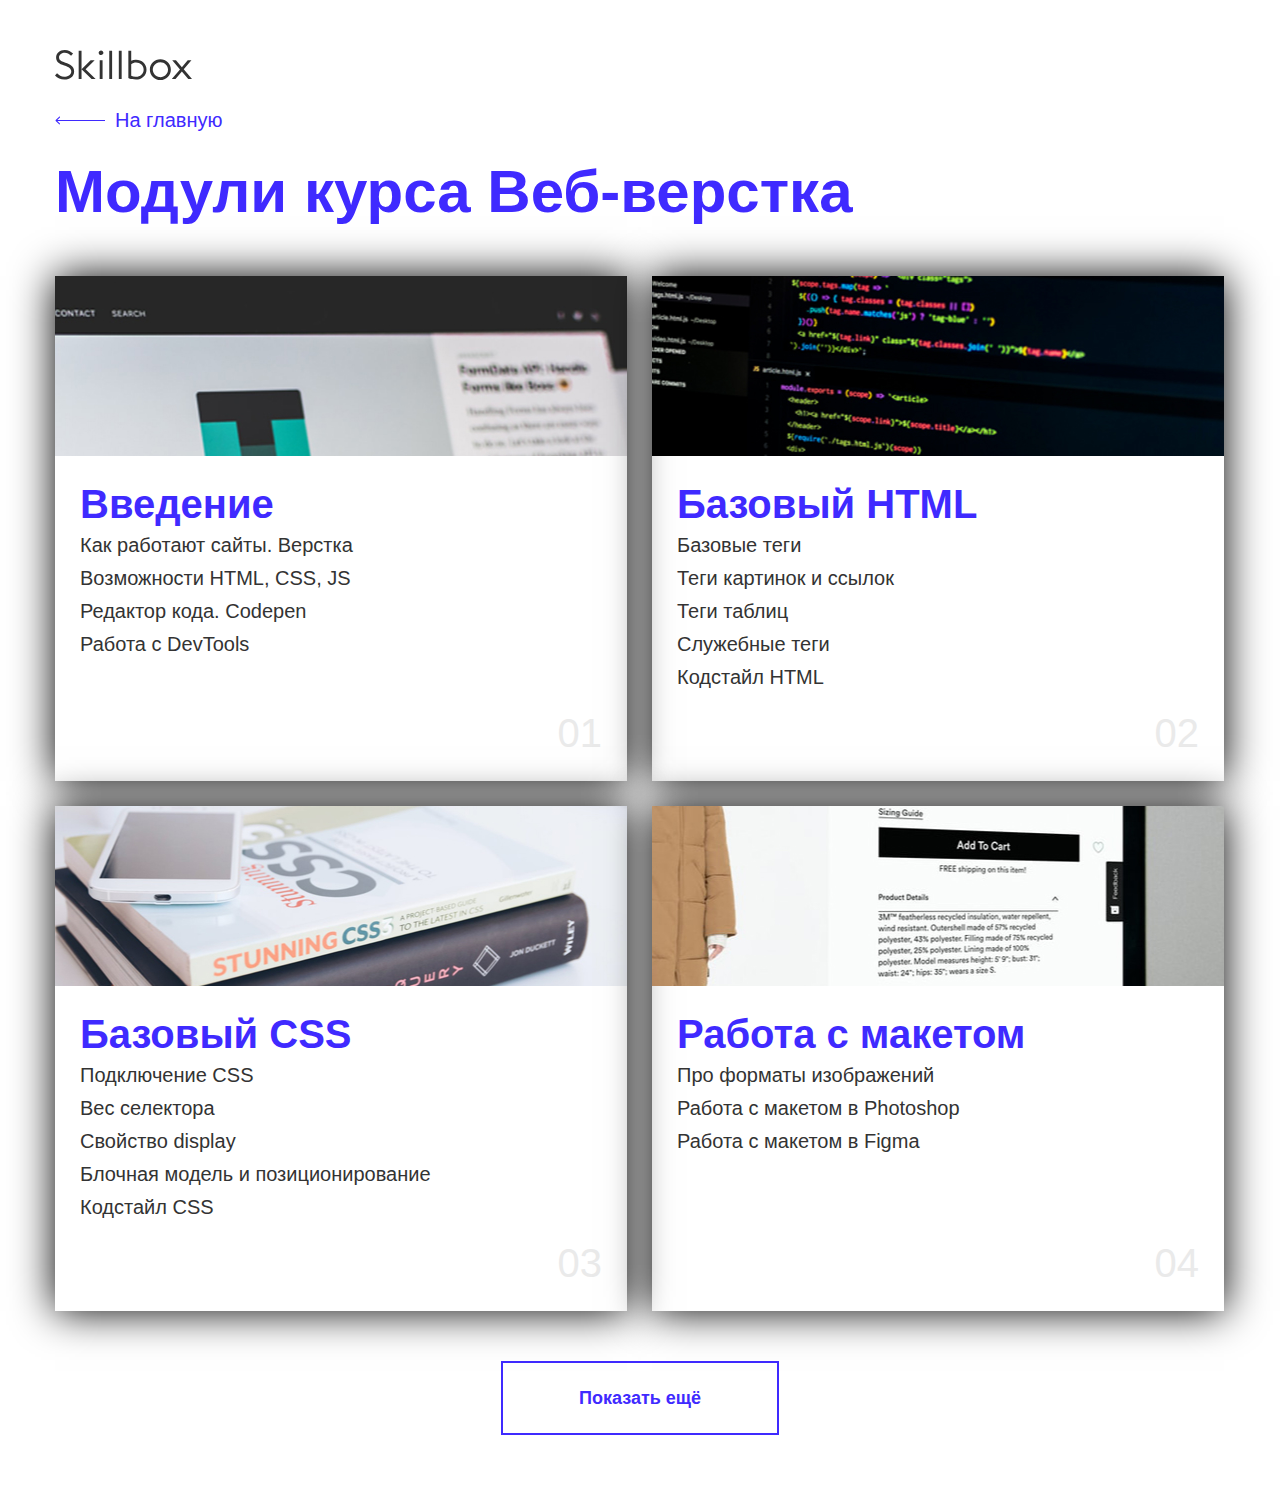
<file: first_project/modules.html>
<!DOCTYPE html>
<html lang="ru">

<head>
  <meta charset="UTF-8">
  <meta http-equiv="X-UA-Compatible" content="IE=edge">
  <meta name="viewport" content="width=device-width, initial-scale=1.0">
  <link rel="stylesheet" href="css/normalize.css">
  <link rel="stylesheet" href="css/style.css">
  <title>Модули</title>
</head>

<body>
  <div class="modules-container">
    <img class="logo-dark" src="img/logo-dark.svg" alt="Skillbox">

    <a class="link-on-main-page" href="index.html">
      На главную
    </a>

    <h1 class="modules-head-1">
      Модули курса Веб-верстка
    </h1>

    <ul class="modules-cards">
      <li class="modules-card">
        <div class="card-image image-1"></div>

        <div class="card-text">
          <h2 class="modules-head-2">
            Введение
          </h2>
          <ul class="modules-list">
            <li>Как работают сайты. Верстка</li>
            <li>Возможности HTML, CSS, JS</li>
            <li>Редактор кода. Codepen</li>
            <li>Работа с DevTools</li>
          </ul>
          <span class="card-item">
            01
          </span>
        </div>
      </li>

      <li class="modules-card">
        <div class="card-image image-2"></div>

        <div class="card-text">
          <h2 class="modules-head-2">
            Базовый HTML
          </h2>
          <ul class="modules-list">
            <li>Базовые теги</li>
            <li>Теги картинок и ссылок</li>
            <li>Теги таблиц</li>
            <li>Служебные теги</li>
            <li>Кодстайл HTML</li>
          </ul>
          <span class="card-item">
            02
          </span>
        </div>

      </li>

      <li class="modules-card">
        <div class="card-image image-3"></div>

        <div class="card-text">
          <h2 class="modules-head-2">
            Базовый CSS
          </h2>
          <ul class="modules-list">
            <li>Подключение CSS</li>
            <li>Вес селектора</li>
            <li>Свойство display</li>
            <li>Блочная модель и позиционирование</li>
            <li>Кодстайл CSS</li>
          </ul>
          <span class="card-item">
            03
          </span>
        </div>
      </li>

      <li class="modules-card">
        <div class="card-image image-4"></div>

        <div class="card-text">
          <h2 class="modules-head-2">
            Работа с макетом
          </h2>
          <ul class="modules-list">
            <li>Про форматы изображений</li>
            <li>Работа с макетом в Photoshop</li>
            <li>Работа с макетом в Figma</li>
          </ul>
          <span class="card-item">
            04
          </span>
        </div>
      </li>
    </ul>

    <button class="button-show-more">
      Показать ещё
    </button>

  </div>
</body>
</html>
</file>
<file: lagoona/css/style.css>
@font-face {
	font-family: 'Muller';
	src: local('Muller-Light'),
    url('../fonts/MullerLight.woff2') format('woff2'),
    url('../fonts/MullerLight.woff') format('woff');
        
	font-weight: 300;
	font-style: normal;
    font-display: swap;
}

@font-face {
	font-family: 'Muller';
	src: local('Muller-Regular'),
    url('../fonts/MullerRegular.woff2') format('woff2'),
    url('../fonts/MullerRegular.woff') format('woff');
        
	font-weight: 400;
	font-style: normal;
    font-display: swap;
}

@font-face {
	font-family: 'Muller';
	src: local('Muller-Medium'),
    url('../fonts/MullerMedium.woff2') format('woff2'),
    url('../fonts/MullerMedium.woff') format('woff');
        
	font-weight: 500;
	font-style: normal;
    font-display: swap;
}

@font-face {
	font-family: 'Muller';
	src: local('Muller-Bold'),
    url('../fonts/MullerBold.woff2') format('woff2'),
    url('../fonts/MullerBold.woff') format('woff');
        
	font-weight: 700;
	font-style: normal;
    font-display: swap;
}

:root {
    --color-light: #F0BF5F;
    --color-main: #CC9933;
    --color-dark: #A47312;
    --color-white: #fff;
    --color-white-dark: #F1F1F1;
    --color-white-very-dark: #E9E9E9;
    --color-grey-light: #999;
    --color-grey: #666;
    --color-grey-dark: #333;
    --color-black: #000;
}

html {
    box-sizing: border-box;
    background-color: var(--color-white-dark);
}

*, *::before, *::after {
    box-sizing: inherit;
}

*:focus-visible {
    outline: 0;
}

a {
    color: inherit;
    text-decoration: none;
}

p {
    margin: 0;
}

img {
    max-width: 100%;
}

body {
    min-width: 1200px;
    font-family: Muller, sans-serif;
    font-weight: 400;
}

/* reset */
.list-reset {
    margin: 0;
    padding: 0;
    list-style: none;
}

.btn-reset {
    padding: 0;
    border: 0;
    background-color: transparent;
    cursor: pointer;
}

/* basic */
.container {
    width: 1170px;
    margin: 0 auto;
}

.section-title {
    margin: 0;
    margin-bottom: 20px;
    padding-left: 40px;

    font-style: normal;
    font-weight: 400;
    font-size: 40px;
    line-height: 40px;
    color: var(--color-grey-dark);
}

.section-title-2 {
    margin: 0;
    margin-bottom: 15px;
}

/* focus, hover, active */
/* links */
/* focus */
.link-more {
    max-width: max-content;
    display: flex;
    align-items: center;

    font-style: normal;
    font-weight: 400;
    font-size: 16px;
    line-height: 16px;
    color: var(--color-light);

    transition: transform 0.2s ease, color 0.2s ease, color 0.3s ease;
}

.link-more svg {
    padding-left: 5px;
}

.link-more::before {
    content: "";
    position: absolute;
    left: 0;
    top: 0;
    right: 0;
    bottom: 0;
    outline: 1px solid var(--color-main);
    outline-offset: 8px;
    opacity: 0;

    transition: opacity 0.2s ease;
}

.link-more:focus-visible::before {
    opacity: 1;
}

.link-more-without-arrow::before {
    content: "";
    position: static;
    outline: 0;
}

.link-more-without-arrow:focus-visible {
    outline: 1px solid var(--color-main);
    outline-offset: 8px;
}

/* hover */
.link-more:hover svg{
    transform: translateX(11px);
}

.services-card-link {
    transition: color 0.2s ease, stroke 0.2s ease;
}

.link-more-without-arrow {
    transition: color 0.2s ease;
}

.services-card-link:hover, .link-more-without-arrow:hover {
    color: var(--color-light);
}

.services-card-link:hover svg path {
    stroke: var(--color-light);
}

/* active */
.link-more:active:not(:focus-visible) {
    color: var(--color-white);
}

.services-card-link:active:not(:focus-visible), .link-more-without-arrow:active:not(:focus-visible) {
    color: var(--color-dark);
}

/* btns */
.btn {
    padding: 13px 20px;

    font-style: normal;
    font-weight: 400;
    font-size: 16px;
    line-height: 16px;
    color: var(--color-main);
    border: 1px solid var(--color-main);
    border-radius: 10px;

    transition: color 0.3s ease, background 0.2s ease;
}

.btn:focus-visible, .btn:hover {
    outline: 0;
    background: var(--color-main);
    color: var(--color-white);
}

.btn:active:not(:focus-visible) {
    background: var(--color-dark);
    color: var(--color-white);
}

/* other links */
.header-logo:focus-visible {
    outline: 1px solid var(--color-main);
}

.style-1, .style-2 {
    transition: color 0.3s ease, outline 0.3s ease, background-image 0.3s ease;
}

.style-1:focus-visible, .style-2:focus-visible {
    outline: 1px solid var(--color-main);
    color: var(--color-main);
}

.style-1:hover {
    color: var(--color-main);
}

.style-2:hover {
    color: var(--color-light);
}

.header-login:hover {
    background-image: url("../img/arrow-pa-light.svg");
    background-position: left center;
    background-size: 24px 24px;
    background-repeat: no-repeat;
}

.style-1:active:not(:focus-visible), .style-2:active:not(:focus-visible) {
    color: var(--color-dark);
}

/* social-links */
.social-link path{
    fill: var(--color-grey-light);
    transition: fill 0.2s ease;
}

.social-link:focus-visible path, .social-link:hover path{
    fill: var(--color-main);
}

.social-link:active:not(:focus-visible) path {
    fill: var(--color-dark)
}

/* header */
.header {
    padding: 30px 0;
    padding-bottom: 0;
    margin-bottom: 70px;
}

.header-top {
    display:flex;
    align-items: center;
    justify-content: space-between;
    margin-bottom: 30px;
}

.header-top-left {
    display: flex;
    align-items: center;
}

.header-logo {
    margin-right: 40px;
}

.header-contacts {
    font-style: normal;
    font-weight: 500;
    font-size: 20px;
    line-height: 20px;
    color: var(--color-grey);
}

.header-login {
    padding-left: 29px;
    background-image: url("../img/arrow-pa.svg");
    background-position: left center;
    background-size: 24px 24px;
    background-repeat: no-repeat;

    font-style: normal;
    font-weight: 400;
    font-size: 16px;
    line-height: 16px;
    color: var(--color-main);
}

.header-bottom {
    display: flex;
    align-items: center;
    background-color: var(--color-white);
    border-radius: 15px;
}

.header-nav {
    padding: 27px 45px;
}

.header-list {
    display: flex;
}

.header-list-item:not(:last-child) {
    margin-right: 45px;
}

.header-link {
    font-style: normal;
    font-weight: 400;
    font-size: 16px;
    line-height: 16px;
    color: var(--color-grey);
}

.header-buttons {
    margin-left: auto;
    padding: 14px 45px;
}

.header-btn:not(:last-child) {
    margin-right: 40px;
}

/* actual */
.actual {
    margin-bottom: 70px;
}

.actual-wrap {
    display: flex;
    justify-content: space-between;
}

.actual-card {
    position: relative;
    min-width: 573px;
}

.actual-card:not(:last-child) {
    margin-bottom: 24px;
}

.actual-left {
    display: flex;
    flex-direction: column;
    flex-basis: 50%;
    margin-right: 24px;
}

.actual-card-content {
    display: flex;
    flex-direction: column;
    padding: 40px 108px 40px 45px;
    max-width: 420px;
    min-height: 258px;
}

.actual-item-title {
    font-style: normal;
    font-weight: 700;
    font-size: 40px;
    line-height: 40px;
    color: var(--color-white);
}

.actual-price {
    margin-bottom: 47px;

    font-style: normal;
    font-weight: 400;
    font-size: 20px;
    line-height: 20px;
    color: var(--color-white);
    opacity: 0.8;
}

.actual-right {
    display: flex;
    flex-direction: column;
    justify-content: flex-end;
    padding-bottom: 40px;
    padding-left: 45px;
}

.card-content-big {
    padding: 0;
    max-width: 299px;
}

.item-title-big {
    font-size: 60px;
    line-height: 60px;
}

.price-big{
    font-size: 30px;
    line-height: 30px;
}

.actual-card-1 {
    background: linear-gradient(90deg, rgba(48, 64, 89, 0.84) -2.9%, rgba(53, 65, 83, 0) 65.7%), url("../img/actual-1.jpg");
    background-size: cover;
    background-repeat: no-repeat;
    border-radius: 15px;
}

.actual-card-2 {
    background: linear-gradient(90deg, rgba(48, 64, 89, 0.84) -2.9%, rgba(53, 65, 83, 0) 65.7%), url("../img/actual-2.jpg");
    background-size: cover;
    background-repeat: no-repeat;
    border-radius: 15px;
}

.actual-card-3 {
    background-image: url("../img/actual-3.jpg");
    background-size: cover;
    background-repeat: no-repeat;
    border-radius: 15px;
}

/* about us*/
.about-us-text {
    max-width: 888px;
    min-height: 192px;
    margin-bottom: 70px;

    font-style: normal;
    font-weight: 400;
    font-size: 16px;
    line-height: 200%;
    color: var(--color-black);
}

/* services */
.services {
    margin-bottom: 70px;
}

.services-list {
    display: flex;
    flex-wrap: wrap;
}

.services-card {
    position: relative;
    margin-bottom: 24px;
    min-width: 573px;
    min-height: 330px;

    border-radius: 15px;
    background: var(--color-white);
}

.services-card:not(:nth-child(2n)) {
    margin-right: 24px;
}

.services-card:nth-child(3n) {
    margin-bottom: 0;
}

.services-card:nth-child(4n) {
    margin-bottom: 0;
}

.services-card-image {
    min-height: 165px;
    border-radius: 15px 15px 0px 0px;
}

.services-card-text {
    padding: 26px 126px 35px 45px;
}

.services-card-title {
    margin: 0;
}

.services-card-link {
    font-style: normal;
    font-weight: 500;
    font-size: 20px;
    line-height: 200%;
    color: var(--color-main);
}

.services-card-descr {
    margin: 0;
    max-width: 402px;
    min-height: 64px;

    font-style: normal;
    font-weight: 400;
    font-size: 16px;
    line-height: 200%;
    color: var(--color-black);
}

.services-img-1 {
    background-image: url("../img/services-1.jpg");
    background-size: cover;
    background-repeat: no-repeat;
}

.services-img-2 {
    background-image: url("../img/services-2.jpg");
    background-size: cover;
    background-repeat: no-repeat;
}

.services-img-3 {
    background-image: url("../img/services-3.jpg");
    background-size: cover;
    background-repeat: no-repeat;
}

.services-img-4 {
    background-image: url("../img/services-4.jpg");
    background-size: cover;
    background-repeat: no-repeat;
}

/* advantage */
.advantage {
    margin-bottom: 48px;
}

.advantage-list {
    display: flex;
    flex-wrap: wrap;
}

.advantage-card {
    max-width: 276px;
    min-height: 276px;
    margin-bottom: 22px;
    padding: 40px 42px 32px 45px;

    background: var(--color-white);
    border-radius: 15px;
}

.advantage-card:not(:nth-child(4n)) {
    margin-right: 22px;
}

.advantage-card-img {
    margin-bottom: 10px;
    min-width: 64px;
    min-height: 66px;

    background-position: left center;
    background-size: contain;
    background-repeat: no-repeat;
}

.advantage-card-text {
    margin: 0;
    max-width: 189px;
    min-height: 128px;

    font-style: normal;
    font-weight: 400;
    font-size: 16px;
    line-height: 200%;
    color: var(--color-black);
}

.advantage-img-1 {
    background-image: url("../img/advantage-1.svg");
}

.advantage-img-2 {
    background-image: url("../img/advantage-2.svg");
}

.advantage-img-3 {
    background-image: url("../img/advantage-3.svg");
}

.advantage-img-4 {
    background-image: url("../img/advantage-4.svg");
}

.advantage-img-5 {
    background-image: url("../img/advantage-5.svg");
}

.advantage-img-6 {
    background-image: url("../img/advantage-6.svg");
}

.advantage-img-7 {
    background-image: url("../img/advantage-7.svg");
}

.advantage-img-8 {
    background-image: url("../img/advantage-8.svg");
}

/* accommodation */
.accommodation{
    margin-bottom: 46px;
}

.accommodation-list {
    display: flex;
    flex-wrap: wrap;
}

.accommodation-item {
    max-width: 374px;
    min-height: 440px;
    margin-bottom: 24px;
    
    background: var(--color-white);
    border-radius: 15px;
}

.accommodation-item:not(:nth-child(3n)) {
    margin-right: 24px;
}

.accommodation-card-image {
    border-radius: 15px 15px 0px 0px;
}

.accommodation-card-text {
    position: relative;
    padding: 32px 45px 45px 45px;
    min-width: 284px;
}

.text-grey {
    font-style: normal;
    font-weight: 400;
    font-size: 16px;
    line-height: 16px;
    color: var(--color-grey-light);
}

.text-bold {
    font-style: normal;
    font-weight: 700;
    font-size: 20px;
    line-height: 20px;
    color: var(--color-black);
}

.text-normal {
    font-style: normal;
    font-weight: 400;
    font-size: 16px;
    line-height: 16px;
    color: var(--color-black);
}

.accommodation-card-rating {
    display: inline-block;
    position: absolute;
    right: 45px;
}

.accommodation-card-title {
    /* margin: 0; */
    padding-top: 16px;

    font-style: normal;
    font-weight: 400;
    font-size: 16px;
    line-height: 16px;
    color: var(--color-black);
}

.accommodation-card-descr {
    display: block;
    margin-bottom: 20px;

    font-style: normal;
    font-weight: 400;
    font-size: 16px;
    line-height: 16px;
    color: var(--color-grey-light);
}

.accommodation-card-btn {
    display: block;
}

.accommodation-item-last {
    position: relative;
    display: flex;
    justify-content: center;
    align-items: flex-end;
    width: 374px;
    background: linear-gradient(0deg, rgba(48, 64, 89, 0.84) -2.9%, rgba(53, 65, 83, 0) 65.7%), url("../img/accommodation-9.jpg");
    background-size: cover;
    background-repeat: no-repeat;
}

.accommodation-item-link {
    margin-bottom: 27px;
    padding-right: 15px;
    
    font-style: normal;
    font-weight: 500;
    font-size: 20px;
    line-height: 200%;
    color: var(--color-white);
}

/* blog */
.blog {
    margin-bottom: 70px;
}

.blog-container {
    background: var(--color-white-very-dark);
    border-radius: 15px;
    padding-top: 45px;
    padding-bottom: 45px;
}

.blog-form {
    display: flex;
    justify-content: space-between;
    margin-left: 45px;
    margin-right: 45px;
    padding: 32px 28px;

    background: var(--color-white);
    border-radius: 15px;
}

.form-fields {
    display: flex;
    justify-content: space-between;
    margin-right: 51px;
    width: 100%;
}

.form-field {
    margin: 0;
    padding: 0;
    border: none;
}

.form-legend {
    display: block;
    margin-bottom: 15px;
}

.form-select, .form-date, .form-input {
    border: none;
}

.form-input {
    border-bottom: 1px solid var(--color-white-very-dark);
}

.blog-btn {
    padding: 13px 30px;
}

/* contacts */
.contacts {
    margin-bottom: 40px;
}

.contacts-wrapper {
    display: flex;
    justify-content: space-between;
    background: var(--color-white);
    border-radius: 15px;
    padding: 45px;
}

.contacts-left {
    min-width: 375px;
    margin-right: 52px;
}

.contacts-list {
    margin-bottom: 45px;
}

.contacts-list-item {
    display: flex;
    justify-content: space-between;
    margin-bottom: 25px;
    padding-bottom: 23px;
    min-height: 73px;

    border-bottom: 1px solid var(--color-white-very-dark);
}

.contacts-list-item:last-child {
    margin-bottom: 0;
}

.contacts-list-head {
    margin: 0;

    font-style: normal;
    font-weight: 700;
    font-size: 20px;
    line-height: 20px;
    color: var(--color-black);
}

.column-2 {
    flex-basis: 223px;

    font-style: normal;
    font-weight: 400;
    font-size: 16px;
    line-height: 150%;
}

.tel, .email {
    font-style: normal;
    font-weight: 400;
    font-size: 16px;
    line-height: 150%;
    color: var(--color-main);
}

.contacts-email-descr {
    display: block;
    color: var(--color-grey-light);
}

.contacts-btn {
    padding: 27px 29.5px;
}

/* footer */
.footer {
    margin-bottom: 30px;
}

.footer-container {
    display: flex;
    justify-content: space-between;
    padding: 45px;
    min-height: 341px;
    background: var(--color-grey-dark);
    border-radius: 15px;
    background-image: url("../img/footer-logo.svg");
    background-repeat: no-repeat;
    background-position: 739px 112px;
}

.footer-left {
    position: relative;
    display: flex;
    flex-direction: column;
    max-width: 302px;
}

.footer-descr {
    margin-bottom: 37px;

    font-style: normal;
    font-weight: 400;
    font-size: 16px;
    line-height: 190%;
    color: var(--color-white);
}

.footer-descr:last-child {
    margin-bottom: 40px;
}

.footer-agreement {
    padding: 0;
    background-image: none;
    color: var(--color-main);
}

.footer-center {
    max-width: 359px;
}

.footer-address {
    display: flex;
    flex-direction: column;
}

.footer-center-item {
    margin-bottom: 15px;
}

.footer-info {
    font-style: normal;
    font-weight: 400;
    font-size: 16px;
    line-height: 30px;
    color: var(--color-white);
}

.social-item {
    margin-bottom: 20px;
}

.social-link {
    display: block;
    height: 25px;
    width: 25px;
}
</file>
<file: first_project/css/style.css>
html {
	box-sizing: border-box;
}

*,
*::before,
*::after {
	box-sizing: inherit;
}

a {
	color: inherit;
	text-decoration: none;
}

img {
	max-width: 100%;
}

body {
	font-family: Arial, Verdana, sans-serif;
}


.main-content {
  display: flex;
  flex-direction: column;
  align-items: center;
  justify-content: center;
  min-height: 100vh;
  color: #fff;
  background-color: #070217;
}

.logo {
  display: block;
  margin-bottom: 50px;
}

.menu {
  margin-bottom: 50px;
}

.menu-link {
  display: inline-block;
  padding: 24px 49px;
  font-weight: 700;
  font-size: 18px;
  background-color: #3f2aff;
}

.menu-link:not(:last-child) {
  margin-right: 25px;
}

.link-download {
  font-weight: 700;
  font-size: 18px;
  color: #3f2aff;
  padding-left: 25px;
  background-image: url("../img/download.png");
  background-position: left center;
  background-size: 20px 20px;
  background-repeat: no-repeat;
}


.container {
  margin: 0 auto;
  padding: 80px 0;
  width: 1170px;
}

h1, h2, h3, p, ul, figure {
  margin:0;
}

.head-1 {
  margin-bottom: 40px;
  font-weight: 400;
  font-size: 60px;
  line-height: 60px;
  color: #333;
}

.text {
  width: 872px;
  margin-bottom: 40px;
  font-weight: 400;
  font-size: 20px;
  line-height: 32px;
  color: #333;
}

.accents {
  padding: 50px 95px;
  width: 100%;
  border-radius: 20px;
  font-weight: 700;
  font-size: 30px;
  color: white;
  background-color: #3f2aff;
}

.grey-block {
  border-radius: 20px;
  padding: 30px;
  background-color: #f3f3f3;
  background-position: right center;
  background-repeat: no-repeat;
  background-size: contain;
}

.grey-block:not(:last-child) {
  margin-bottom: 40px;
}

.grey-block .text {
  width: 692px;
  margin-bottom: 10px;
}

.grey-block .text:last-child {
  margin-bottom: 0;
}

.content {
  background-image: url('../img/decorate-1.png');
}

.total {
  background-image: url('../img/decorate-2.png');
}

.head-2, .head-3 {
  margin-bottom: 10px;
}

.head-2 {
  font-size: 40px;
  line-height: 46px;
  color: #333;
}

.head-3 {
  font-weight: 400;
  font-size: 30px;
  line-height: 34px;
  color: #333;
}

.list {
  padding-left: 15px;
}

.list-item:not(:last-child) {
  margin-bottom: 20px;
}

.list-item a{
  border-bottom: 1px solid #3f2aff;
  font-size: 20px;
  color: #3f2aff;
}

.list-item::marker {
  color: #3f2aff;
}

.image {
  margin-bottom: 40px;
}

.card {
  display: inline-block;
  margin-bottom: 40px;
  width: 872px;
  font-size: 0;
}

.card figcaption {
  border: 1px solid #b6b6b6;
  border-top: none;
  padding-top: 19px;
  padding-bottom: 19px;
  font-weight: 400;
  font-size: 14px;
  text-align: center;
}


.modules-container {
  margin: 0 auto;
  padding: 50px 0;
  width: 1170px;
}

.logo-dark {
  margin-bottom: 25px;
  width: 137px;
  height: 30px;
}

.link-on-main-page {
  display: block;
  margin-bottom: 25px;
  padding-left: 60px;
  font-family: 'Arial';
  font-style: normal;
  font-weight: 400;
  font-size: 20px;
  line-height: 23px;
  color: #3F2AFF;
  background-image: url("../img/arrow.svg");
  background-position: left center;
  background-size: 50px 23px;
  background-repeat: no-repeat;
}

.modules-head-1 {
  margin-bottom: 50px;
  font-family: 'Arial';
  font-style: normal;
  font-weight: 700;
  font-size: 60px;
  line-height: 69px;
  color: #3F2AFF;
}

.modules-cards {
  margin-bottom: 50px;
  padding: 0;
  font-size: 0;
  list-style-type: none;
}

.modules-card {
  position: relative;
  display: inline-block;
  vertical-align: top;
  margin-right: 25px;
  margin-bottom: 25px;
  width: 572px;
  min-height: 505px;

  box-shadow: 0px 0px 40px;
}

.modules-card:nth-child(2n) {
  margin-right: 0;
}

.modules-card:nth-child(3n) {
  margin-bottom: 0;
}

.modules-card:last-child {
  margin-bottom: 0;
}

.card-image {
  margin-bottom: 25px;
  width: 100%;
  height: 180px;
  background-size: cover;
  background-repeat: no-repeat;
}

.image-1 {
  background-image: url('../img/modules-1.jpg');
}

.image-2 {
  background-image: url('../img/modules-2.jpg');
}

.image-3 {
  background-image: url('../img/modules-3.jpg');
}

.image-4 {
  background-image: url('../img/modules-4.jpg');
}

.card-text {
  margin: 25px;
  margin-top: 0;
}

.modules-head-2 {
  margin-bottom: 2px;
  font-family: 'Arial';
  font-style: normal;
  font-weight: 700;
  font-size: 40px;
  line-height: 46px;
  color: #3F2AFF;
}

.modules-list {
  padding: 0;
  list-style-type: none;
  font-family: 'Arial';
  font-style: normal;
  font-weight: 400;
  font-size: 20px;
  line-height: 165%;
  color: #333333;
}

.card-item {
  position: absolute;
  right: 25px;
  bottom: 25px;
  font-family: 'Arial';
  font-style: normal;
  font-weight: 400;
  font-size: 40px;
  line-height: 46px;
  color: #EAEAEA;
}

.button-show-more {
  display: block;
  margin: 0 auto;
  padding: 25px 75px;
  width: 278px;
  height: 74px;
  font-family: 'Arial';
  font-style: normal;
  font-weight: 700;
  font-size: 18px;
  line-height: 21px;
  text-align: center;
  color: #3F2AFF;
  border: 2px solid #3F2AFF;
  background-color: #fff;
  cursor: pointer;
}
</file>
